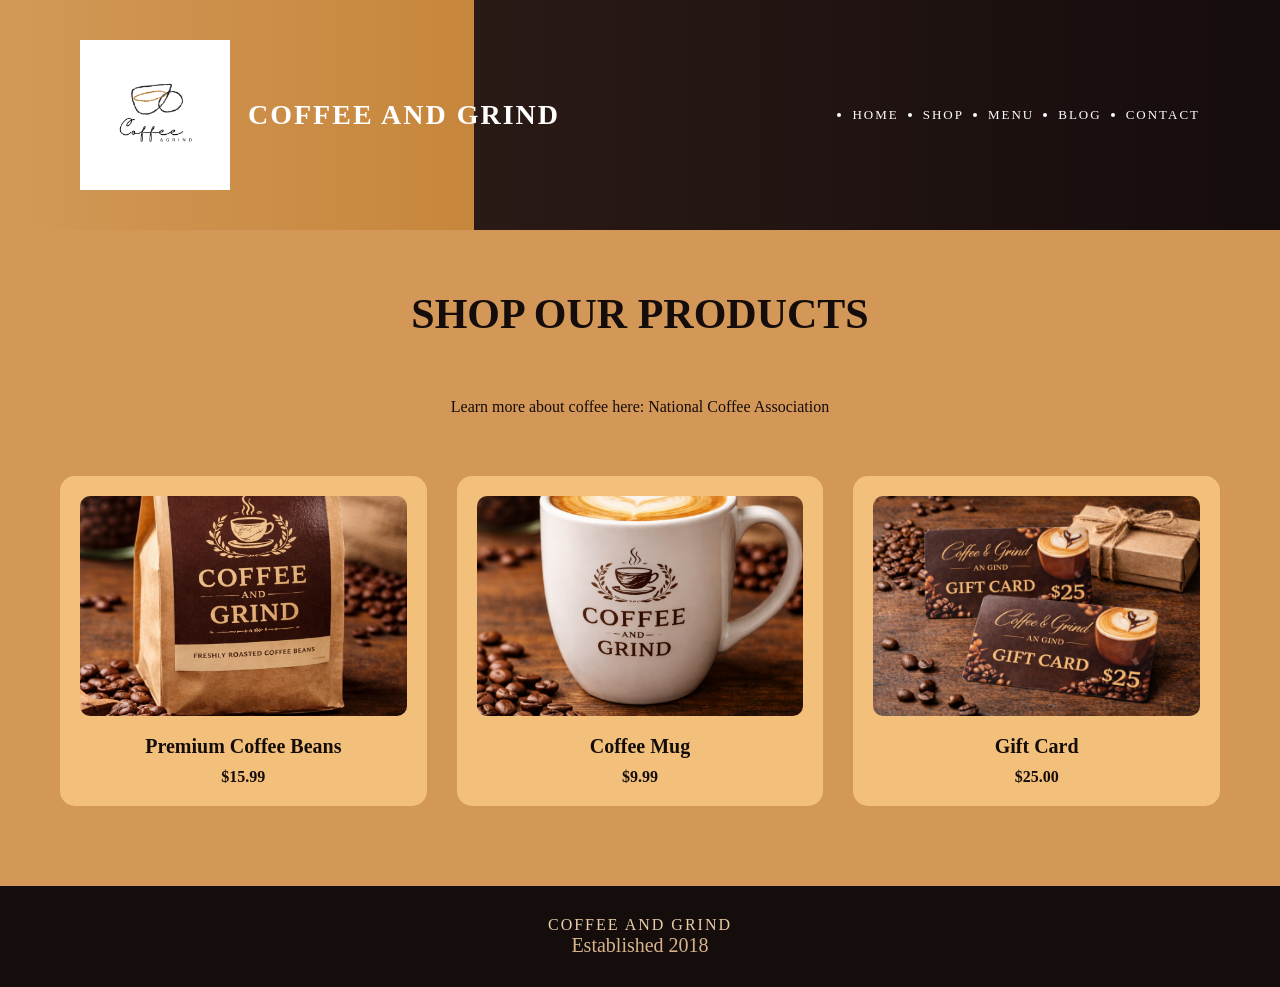
<file: Coffee and Grind Shop.html>
<!DOCTYPE html>
<html lang="en">
<head>
<meta charset="UTF-8">
<meta name="viewport" content="width=device-width, initial-scale=1.0">

<title>Coffee and Grind | Shop</title>

<style>

* {
  margin: 0;
  padding: 0;
  box-sizing: border-box;
}

body {
  font-family: "Times New Roman", serif;
  background-color: #D39858;
  color: #150c0c;
}

a {
  text-decoration: none;
  color: inherit;
}

.hero-section {
  background: linear-gradient(
    90deg,
    #D39858 0%,
    #C6863B 37%,
    #2a1a16 37%,
    #150c0c 100%
  );
  padding: 40px 80px;
}

.navbar {
  max-width: 1300px;
  margin: 0 auto;
  display: flex;
  justify-content: space-between;
  align-items: center;
}

.brand {
  display: flex;
  align-items: center;
  gap: 18px;
}

.brand img {
  width: 150px;
}

.brand-text h1 {
  font-size: 28px;
  letter-spacing: 2px;
  color: white;
}

.nav-links {
  display: flex;
  gap: 24px;
  font-size: 13px;
  letter-spacing: 2px;
  text-transform: uppercase;
  color: white;
}

.shop-title {
  text-align: center;
  padding: 60px 20px;
  font-size: 42px;
}

.product-section {
  padding: 40px 60px 80px;
}

.product-grid {
  display: grid;
  grid-template-columns: repeat(3, 1fr);
  gap: 30px;
}

.product-card {
  background: #f2c07b;
  border-radius: 15px;
  padding: 20px;
  text-align: center;
}

.product-card img {
  width: 100%;
  height: 220px;
  object-fit: cover;
  border-radius: 10px;
}

.product-card h3 {
  margin-top: 15px;
  font-size: 20px;
}

.price {
  margin-top: 10px;
  font-weight: bold;
}

.footer {
  background: #150c0c;
  color: #eaceaa;
  text-align: center;
  padding: 30px;
}

.footer-text {
  font-size: 16px;
  letter-spacing: 2px;
}

.footer-established {
  font-family: cursive;
  font-size: 20px;
  color: #d8b48c;
}

</style>

</head>

<body>

<!-- NAVBAR -->

<div class="hero-section">

<div class="navbar">

<div class="brand">

<img src="logo.png">

<div class="brand-text">
<h1>COFFEE AND GRIND</h1>
</div>

</div>

<ul class="nav-links">
            <li><a href="index.html">Home</a></li>
            <li><a href="shop.html">Shop</a></li>
            <li><a href="menu.html">Menu</a></li>
            <li><a href="blog.html">Blog</a></li>
            <li><a href="contact.html">Contact</a></li>
        </ul>

</div>

</div>

</div>

<!-- TITLE -->

<h2 class="shop-title">
SHOP OUR PRODUCTS
</h2>

<p style="text-align:center; margin-bottom:20px;">
Learn more about coffee here:
<a href="https://www.ncausa.org/About-Coffee" target="_blank">
National Coffee Association
</a>
</p>

<!-- PRODUCTS -->

<div class="product-section">

<div class="product-grid">

<!-- COFFEE BEANS -->

<div class="product-card">

<img src="coffee-beans.jpg">

<h3>Premium Coffee Beans</h3>

<div class="price">
$15.99
</div>

</div>

<!-- MUG -->

<div class="product-card">

<img src="coffee-mug.jpg">

<h3>Coffee Mug</h3>

<div class="price">
$9.99
</div>

</div>

<!-- GIFT CARD -->

<div class="product-card">

<img src="gift-card.jpg">

<h3>Gift Card</h3>

<div class="price">
$25.00
</div>

</div>

</div>

</div>

<!-- FOOTER -->

<div class="footer">

<div class="footer-text">
COFFEE AND GRIND
</div>

<div class="footer-established">
Established 2018
</div>

</div>

</body>
</html>
</file>
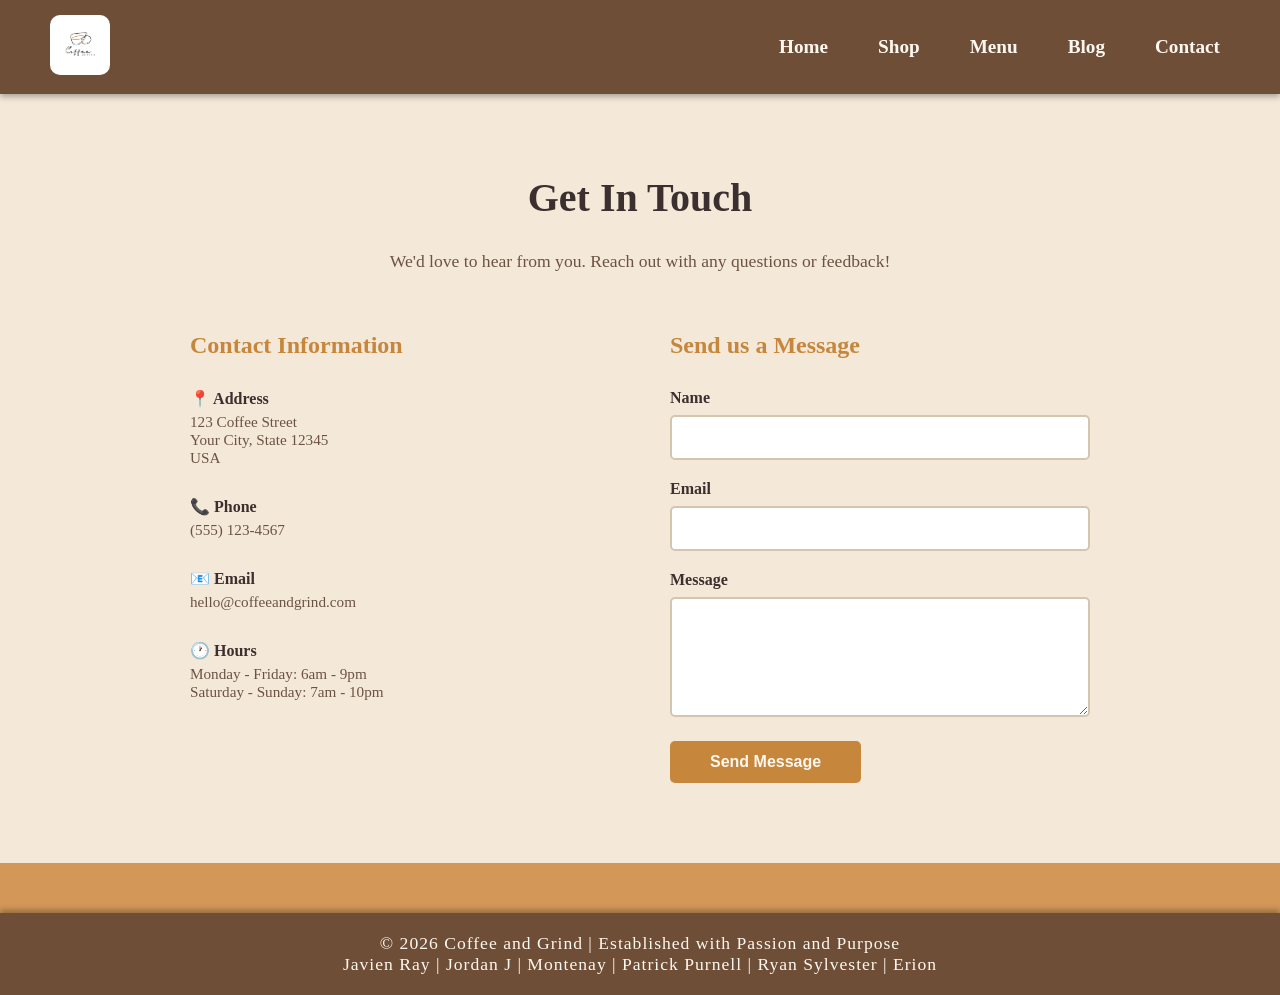
<file: contact.html>
<!DOCTYPE html>
<html lang="en">
<head>
    <meta charset="UTF-8">
    <meta name="viewport" content="width=device-width, initial-scale=1.0">
    <title>Coffee and Grind | Contact</title>
    <link rel="stylesheet" type="text/css" href="style-1.css">
    <style>
        .contact-section {
            padding: 80px 60px;
            background-color: #f4e8d9;
        }
        
        .contact-section h1 {
            font-size: 2.5em;
            color: #3b2f2f;
            margin-bottom: 30px;
            text-align: center;
        }
        
        .contact-content {
            max-width: 900px;
            margin: 0 auto;
            display: grid;
            grid-template-columns: 1fr 1fr;
            gap: 60px;
            margin-top: 60px;
        }
        
        .contact-info h2 {
            font-size: 1.5em;
            color: #C6863B;
            margin-bottom: 30px;
        }
        
        .info-item {
            margin-bottom: 30px;
        }
        
        .info-label {
            font-weight: bold;
            color: #3b2f2f;
            margin-bottom: 5px;
        }
        
        .info-text {
            color: #6b5344;
            font-size: 0.95em;
        }
        
        .contact-form h2 {
            font-size: 1.5em;
            color: #C6863B;
            margin-bottom: 30px;
        }
        
        .form-group {
            margin-bottom: 20px;
        }
        
        .form-group label {
            display: block;
            margin-bottom: 8px;
            color: #3b2f2f;
            font-weight: bold;
        }
        
        .form-group input,
        .form-group textarea {
            width: 100%;
            padding: 12px;
            border: 2px solid #d4c5b0;
            border-radius: 5px;
            font-family: Arial, sans-serif;
            font-size: 0.95em;
            transition: border-color 0.3s;
        }
        
        .form-group input:focus,
        .form-group textarea:focus {
            outline: none;
            border-color: #C6863B;
        }
        
        .form-group textarea {
            resize: vertical;
            min-height: 120px;
        }
        
        .submit-btn {
            background-color: #C6863B;
            color: #fff8f0;
            padding: 12px 40px;
            border: none;
            border-radius: 5px;
            font-size: 1em;
            font-weight: bold;
            cursor: pointer;
            transition: all 0.3s ease;
        }
        
        .submit-btn:hover {
            background-color: #D39858;
            transform: translateY(-2px);
        }
        
        @media(max-width: 1000px) {
            .contact-content {
                grid-template-columns: 1fr;
                gap: 40px;
            }
        }
        
        @media(max-width: 650px) {
            .contact-section {
                padding: 40px 20px;
            }
            .contact-section h1 {
                font-size: 1.8em;
            }
        }
    </style>
</head>
<body>
    <!-- Header -->
    <header>
        <nav>
            <div class="logo">
                <img src="logo.png" alt="Coffee and Grind Logo">
            </div>
            <ul class="nav-links">
                <li><a href="index.html">Home</a></li>
                <li><a href="shop.html">Shop</a></li>
                <li><a href="menu.html">Menu</a></li>
                <li><a href="blog.html">Blog</a></li>
                <li><a href="contact.html">Contact</a></li>
            </ul>
        </nav>
    </header>

    <!-- Contact Section -->
    <section class="contact-section">
        <h1>Get In Touch</h1>
        <p style="text-align: center; font-size: 1.1em; color: #6b5344; margin-bottom: 40px;">We'd love to hear from you. Reach out with any questions or feedback!</p>
        
        <div class="contact-content">
            <!-- Contact Information -->
            <div class="contact-info">
                <h2>Contact Information</h2>
                
                <div class="info-item">
                    <div class="info-label">📍 Address</div>
                    <div class="info-text">123 Coffee Street<br>Your City, State 12345<br>USA</div>
                </div>
                
                <div class="info-item">
                    <div class="info-label">📞 Phone</div>
                    <div class="info-text">(555) 123-4567</div>
                </div>
                
                <div class="info-item">
                    <div class="info-label">📧 Email</div>
                    <div class="info-text">hello@coffeeandgrind.com</div>
                </div>
                
                <div class="info-item">
                    <div class="info-label">🕐 Hours</div>
                    <div class="info-text">Monday - Friday: 6am - 9pm<br>Saturday - Sunday: 7am - 10pm</div>
                </div>
            </div>
            
            <!-- Contact Form -->
            <div class="contact-form">
                <h2>Send us a Message</h2>
                <form>
                    <div class="form-group">
                        <label for="name">Name</label>
                        <input type="text" id="name" name="name" required>
                    </div>
                    
                    <div class="form-group">
                        <label for="email">Email</label>
                        <input type="email" id="email" name="email" required>
                    </div>
                    
                    <div class="form-group">
                        <label for="message">Message</label>
                        <textarea id="message" name="message" required></textarea>
                    </div>
                    
                    <button type="submit" class="submit-btn">Send Message</button>
                </form>
            </div>
        </div>
    </section>

    <!-- Footer -->
    <footer>
        <p>&copy; 2026 Coffee and Grind | Established with Passion and Purpose</p>
        <p>Javien Ray | Jordan J | Montenay | Patrick Purnell | Ryan Sylvester | Erion</p>
    </footer>

</body>
</html>
</file>
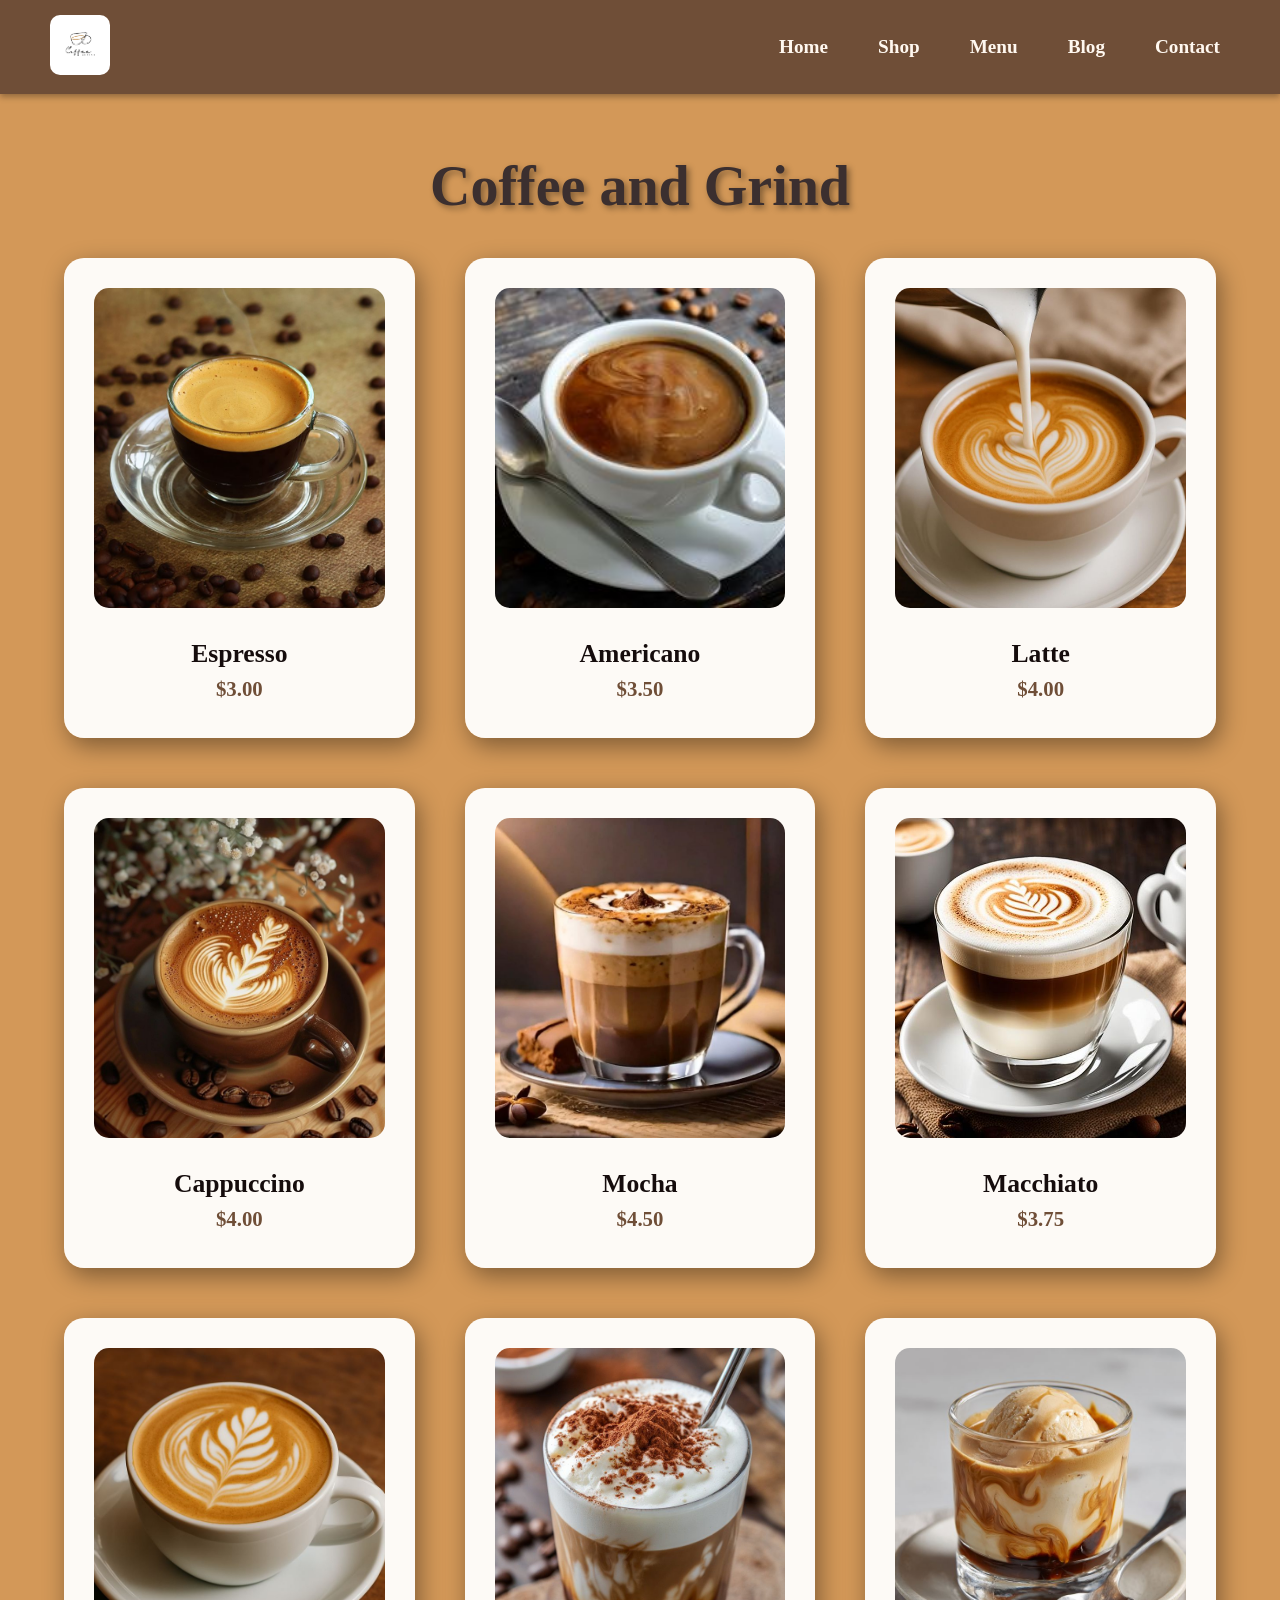
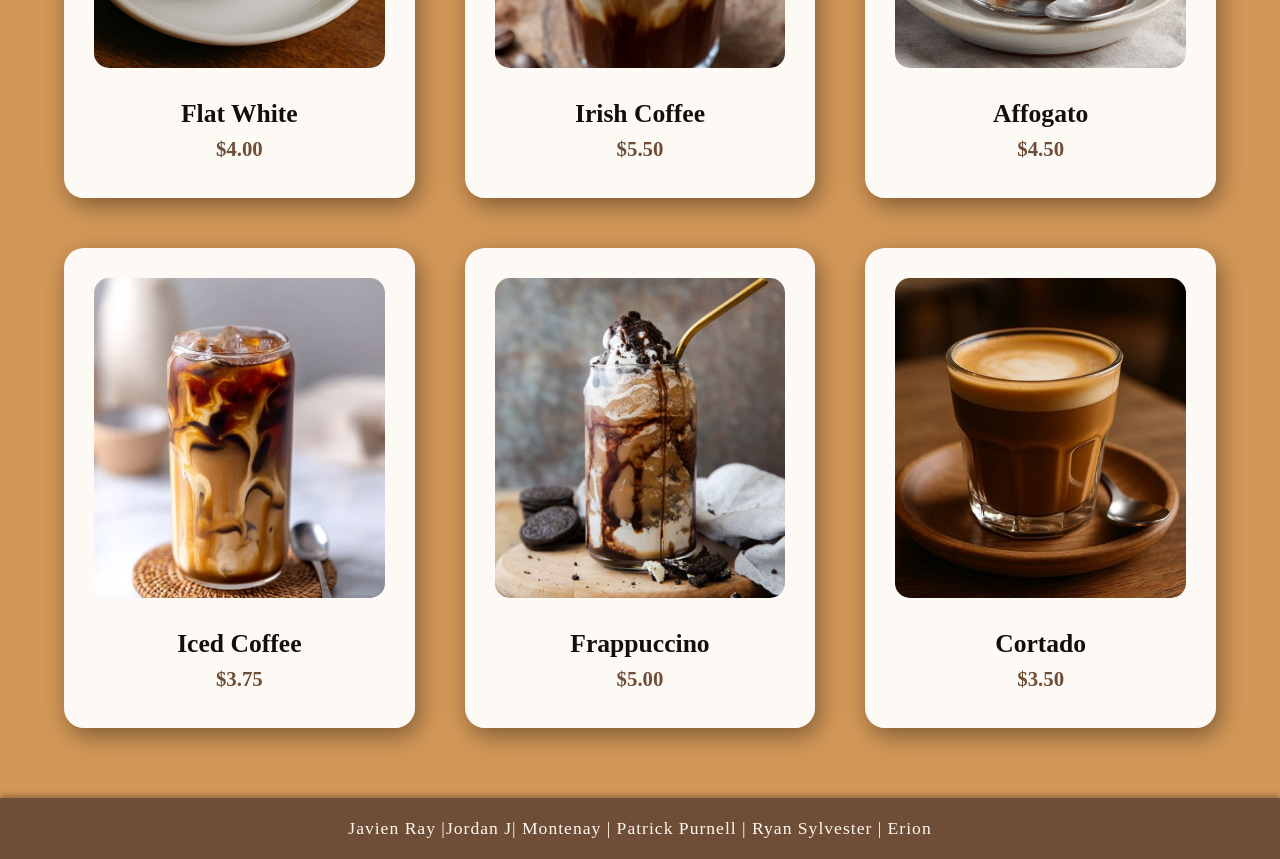
<file: menu.html>
<!DOCTYPE html>
<html lang="en">
<head>
  <meta charset="UTF-8">
  <meta name="viewport" content="width=device-width, initial-scale=1.0">
  <title>Coffee and Grind</title>
<link rel="stylesheet" href="style-1.css">  
</head>

<body>

   <!-- Header -->
    <header>
        <nav>
            <div class="logo">
                <img src="logo.png" alt="Coffee and Grind Logo">
            </div>
            <ul class="nav-links">
                <li><a href="index.html">Home</a></li>
                <li><a href="shop.html">Shop</a></li>
                <li><a href="menu.html">Menu</a></li>
                <li><a href="blog.html">Blog</a></li>
                <li><a href="contact.html">Contact</a></li>
            </ul>
        </nav>
    </header>

  <!-- Title -->
  <section class="title-section">
    <h1>Coffee and Grind</h1>
  </section>

  <!-- Coffee Grid -->
  <section class="coffee-menu">
    <div class="coffee-grid">

      <div class="coffee-card">
        <img src="espresso.jpg" alt="Espresso">
        <h3>Espresso</h3>
        <p>$3.00</p>
      </div>

      <div class="coffee-card">
        <img src="americano.jpg" alt="Americano">
        <h3>Americano</h3>
        <p>$3.50</p>
      </div>

      <div class="coffee-card">
        <img src="latte.jpg" alt="Latte">
        <h3>Latte</h3>
        <p>$4.00</p>
      </div>

      <div class="coffee-card">
        <img src="cappuccino.jpg" alt="Cappuccino">
        <h3>Cappuccino</h3>
        <p>$4.00</p>
      </div>

      <div class="coffee-card">
        <img src="mocha.jpg" alt="Mocha">
        <h3>Mocha</h3>
        <p>$4.50</p>
      </div>

      <div class="coffee-card">
        <img src="macchiato.jpg" alt="Macchiato">
        <h3>Macchiato</h3>
        <p>$3.75</p>
      </div>

      <div class="coffee-card">
        <img src="flat-white.jpg" alt="Flat White">
        <h3>Flat White</h3>
        <p>$4.00</p>
      </div>

      <div class="coffee-card">
        <img src="irish-coffee.jpg" alt="Irish Coffee">
        <h3>Irish Coffee</h3>
        <p>$5.50</p>
      </div>

      <div class="coffee-card">
        <img src="affogato.jpg" alt="Affogato">
        <h3>Affogato</h3>
        <p>$4.50</p>
      </div>

      <div class="coffee-card">
        <img src="iced-coffee.jpg" alt="Iced Coffee">
        <h3>Iced Coffee</h3>
        <p>$3.75</p>
      </div>

      <div class="coffee-card">
        <img src="frappuccino.jpg" alt="Frappuccino">
        <h3>Frappuccino</h3>
        <p>$5.00</p>
      </div>

      <div class="coffee-card">
        <img src="cortado.jpg" alt="Cortado">
        <h3>Cortado</h3>
        <p>$3.50</p>
      </div>

    </div>
  </section>

  <!-- Footer -->
  <footer>
   Javien Ray |Jordan  J| Montenay | Patrick Purnell | Ryan Sylvester | Erion
  </footer>

</body>
</html>
</file>
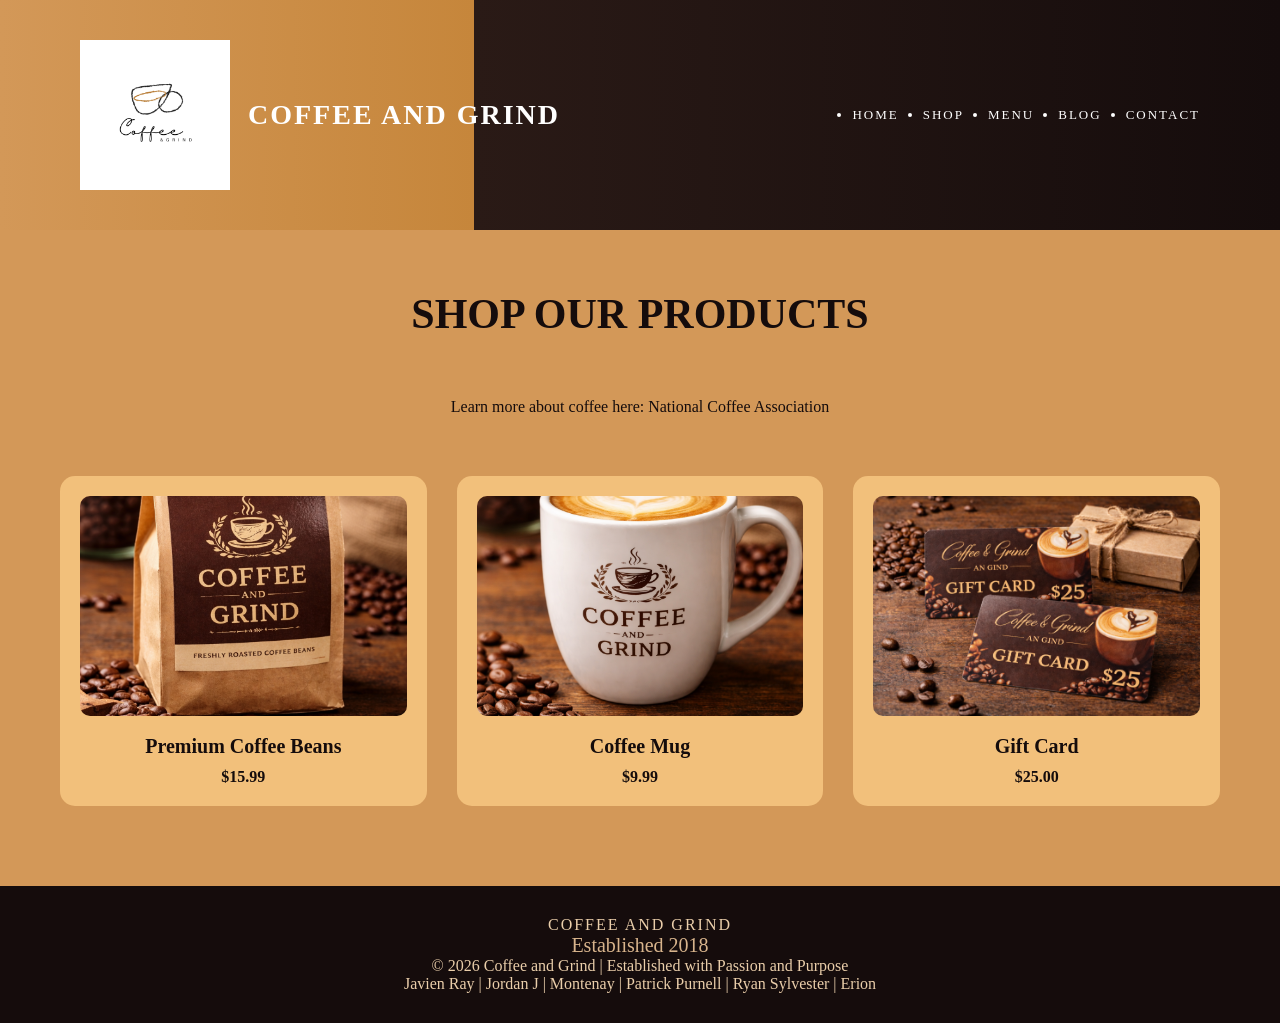
<file: shop.html>
<!DOCTYPE html>
<html lang="en">
<head>
<meta charset="UTF-8">
<meta name="viewport" content="width=device-width, initial-scale=1.0">

<title>Coffee and Grind | Shop</title>

<style>

* {
  margin: 0;
  padding: 0;
  box-sizing: border-box;
}

body {
  font-family: "Times New Roman", serif;
  background-color: #D39858;
  color: #150c0c;
}

a {
  text-decoration: none;
  color: inherit;
}

.hero-section {
  background: linear-gradient(
    90deg,
    #D39858 0%,
    #C6863B 37%,
    #2a1a16 37%,
    #150c0c 100%
  );
  padding: 40px 80px;
}

.navbar {
  max-width: 1300px;
  margin: 0 auto;
  display: flex;
  justify-content: space-between;
  align-items: center;
}

.brand {
  display: flex;
  align-items: center;
  gap: 18px;
}

.brand img {
  width: 150px;
}

.brand-text h1 {
  font-size: 28px;
  letter-spacing: 2px;
  color: white;
}

.nav-links {
  display: flex;
  gap: 24px;
  font-size: 13px;
  letter-spacing: 2px;
  text-transform: uppercase;
  color: white;
}

.shop-title {
  text-align: center;
  padding: 60px 20px;
  font-size: 42px;
}

.product-section {
  padding: 40px 60px 80px;
}

.product-grid {
  display: grid;
  grid-template-columns: repeat(3, 1fr);
  gap: 30px;
}

.product-card {
  background: #f2c07b;
  border-radius: 15px;
  padding: 20px;
  text-align: center;
}

.product-card img {
  width: 100%;
  height: 220px;
  object-fit: cover;
  border-radius: 10px;
}

.product-card h3 {
  margin-top: 15px;
  font-size: 20px;
}

.price {
  margin-top: 10px;
  font-weight: bold;
}

.footer {
  background: #150c0c;
  color: #eaceaa;
  text-align: center;
  padding: 30px;
}

.footer-text {
  font-size: 16px;
  letter-spacing: 2px;
}

.footer-established {
  font-family: cursive;
  font-size: 20px;
  color: #d8b48c;
}

</style>

</head>

<body>

<!-- NAVBAR -->

<div class="hero-section">

<div class="navbar">

<div class="brand">

<img src="logo.png">

<div class="brand-text">
<h1>COFFEE AND GRIND</h1>
</div>

</div>

<div class="nav-links">

  <ul class="nav-links">
            <li><a href="index.html">Home</a></li>
            <li><a href="shop.html">Shop</a></li>
            <li><a href="menu.html">Menu</a></li>
            <li><a href="blog.html">Blog</a></li>
            <li><a href="contact.html">Contact</a></li>
        </ul>

</div>
</div>
  
</div>

<!-- TITLE -->

<h2 class="shop-title">
SHOP OUR PRODUCTS
</h2>

<p style="text-align:center; margin-bottom:20px;">
Learn more about coffee here:
<a href="https://www.ncausa.org/About-Coffee" target="_blank">
National Coffee Association
</a>
</p>

<!-- PRODUCTS -->

<div class="product-section">

<div class="product-grid">

<!-- COFFEE BEANS -->

<div class="product-card">

<img src="coffee-beans.jpg">

<h3>Premium Coffee Beans</h3>

<div class="price">
$15.99
</div>

</div>

<!-- MUG -->

<div class="product-card">

<img src="coffee-mug.jpg">

<h3>Coffee Mug</h3>

<div class="price">
$9.99
</div>

</div>

<!-- GIFT CARD -->

<div class="product-card">

<img src="gift-card.jpg">

<h3>Gift Card</h3>

<div class="price">
$25.00
</div>

</div>

</div>

</div>

<!-- FOOTER -->

<div class="footer">

<div class="footer-text">
COFFEE AND GRIND
</div>

<div class="footer-established">
Established 2018
</div>



    <!-- Footer -->
    <footer>
        <p>&copy; 2026 Coffee and Grind | Established with Passion and Purpose</p>
        <p>Javien Ray | Jordan J | Montenay | Patrick Purnell | Ryan Sylvester | Erion</p>
    </footer>

</body>
</html>
  </footer>

</body>
</html>
  </footer>

</body>
</html>
</file>
<file: style-1.css>
/* Reset */
    * { margin:0; padding:0; box-sizing:border-box; }

    /* Body */
      body {
      font-family: "Times New Roman", serif;
      background-color: #D39858;
      color: #150c0c;
    }

    a { text-decoration: none; color: inherit; }

    .hero-section {
      background: linear-gradient(90deg, #D39858 0%, #C6863B 37%, #2a1a16 37%, #150c0c 100%);
      min-height: 850px;
      padding: 40px 80px 90px;
    }
    /* Header & Navigation */
    header { background-color: #6f4e37; box-shadow: 0 3px 6px rgba(0,0,0,0.3); position: sticky; top: 0; z-index: 999;}
    nav {
      display: flex;
      justify-content: space-between;
      align-items: center;
      padding: 15px 50px;
    }
    .nav-links {
      display: flex;
      list-style: none;
      gap: 30px;
      align-items: center;
    }
    .nav-links li a {
      text-decoration: none;
      color: #fff8f0;
      font-weight: bold;
      font-size: 1.2em;
      padding: 5px 10px;
      transition: all 0.3s ease;
      border-radius: 5px;
    }
    .nav-links li a:hover {
      color: #e0c097;
      background-color: rgba(255,255,255,0.15);
    }
    .cart-link {
      position: relative;
      display: inline-flex;
      align-items: center;
      gap: 5px;
    }
    .cart-count {
      background-color: #e74c3c;
      color: white;
      border-radius: 50%;
      width: 24px;
      height: 24px;
      display: flex;
      align-items: center;
      justify-content: center;
      font-size: 0.8em;
      font-weight: bold;
    }
    .logo img { height: 60px; width: 60px; border-radius: 10px; }

    /* Title Section */
    .title-section { text-align:center; margin:60px 0 40px 0; }
    .title-section h1 {
      font-size: 3.5em;
      color: #3b2f2f;
      text-shadow: 3px 3px 6px rgba(0,0,0,0.4);
    }

    /* Coffee Grid */
    .coffee-menu { display:flex; justify-content:center; margin-bottom:70px; }
    .coffee-grid {
      display:grid;
      grid-template-columns: repeat(4, 1fr);
      gap:50px;
      width: 90%;
    }
    .coffee-card {
      background-color: rgba(255,255,255,0.95);
      padding:30px;
      border-radius:20px;
      text-align:center;
      box-shadow: 4px 8px 25px rgba(0,0,0,0.4);
      transition: transform 0.3s, box-shadow 0.3s, background 0.3s;
      cursor: pointer;
      min-height: 480px;
    }
    .coffee-card:hover {
      transform: translateY(-15px) scale(1.06);
      box-shadow: 6px 12px 40px rgba(0,0,0,0.5);
      background-color: #fff;
    }
    .coffee-card img {
      width:100%;
      height:320px;
      object-fit:cover;
      border-radius:15px;
      margin-bottom:15px;
    }
    .coffee-card h3 { margin:12px 0 8px 0; font-size:1.6em; }
    .coffee-card p { font-weight:bold; color:#6f4e37; font-size:1.3em; }

    /* Shopping Cart Page */
    .cart-container {
      max-width: 1000px;
      margin: 40px auto;
      padding: 20px;
      background-color: #fff8f0;
      border-radius: 10px;
      box-shadow: 0 5px 15px rgba(0,0,0,0.2);
    }

    .cart-container h1 {
      text-align: center;
      color: #3b2f2f;
      margin-bottom: 30px;
    }

    .empty-message {
      text-align: center;
      padding: 60px 20px;
      color: #6f4e37;
      font-size: 1.2em;
    }

    .empty-message a {
      color: #C6863B;
      font-weight: bold;
    }

    .cart-content {
      display: none;
    }

    .cart-table {
      width: 100%;
      border-collapse: collapse;
      margin-bottom: 30px;
      background-color: white;
    }

    .cart-table th,
    .cart-table td {
      padding: 15px;
      text-align: left;
      border-bottom: 1px solid #ddd;
    }

    .cart-table th {
      background-color: #C6863B;
      color: white;
      font-weight: bold;
    }

    .cart-table tr:hover {
      background-color: #f5f5f5;
    }

    .cart-table input[type="number"] {
      width: 60px;
      padding: 5px;
      border: 1px solid #ddd;
      border-radius: 4px;
    }

    .cart-table button {
      background-color: #e74c3c;
      color: white;
      border: none;
      padding: 8px 15px;
      border-radius: 4px;
      cursor: pointer;
      font-weight: bold;
      transition: background-color 0.3s;
    }

    .cart-table button:hover {
      background-color: #c0392b;
    }

    .cart-summary {
      background-color: #f9f9f9;
      padding: 20px;
      border-radius: 8px;
      max-width: 400px;
      margin-left: auto;
    }

    .summary-row {
      display: flex;
      justify-content: space-between;
      padding: 10px 0;
      font-size: 1.1em;
      border-bottom: 1px solid #ddd;
    }

    .summary-row.total {
      font-size: 1.3em;
      font-weight: bold;
      color: #C6863B;
      border-bottom: none;
      padding-top: 10px;
    }

    .checkout-btn {
      width: 100%;
      padding: 15px;
      margin-top: 20px;
      background-color: #27ae60;
      color: white;
      border: none;
      border-radius: 5px;
      font-size: 1.1em;
      font-weight: bold;
      cursor: pointer;
      transition: background-color 0.3s;
    }

    .checkout-btn:hover {
      background-color: #229954;
    }

    /* Product Container & Cards */
    .product-container {
      display: grid;
      grid-template-columns: repeat(auto-fit, minmax(250px, 1fr));
      gap: 20px;
      padding: 40px;
      max-width: 1400px;
      margin: 0 auto;
    }

    .product {
      background-color: #f2c07b;
      padding: 20px;
      border-radius: 10px;
      text-align: center;
      box-shadow: 0 4px 10px rgba(0,0,0,0.2);
      transition: transform 0.3s;
    }

    .product:hover {
      transform: translateY(-5px);
    }

    .product img {
      width: 100%;
      height: 200px;
      object-fit: cover;
      border-radius: 8px;
      margin-bottom: 15px;
    }

    .product h2 {
      margin: 10px 0;
      color: #3b2f2f;
    }

    .product p {
      color: #6f4e37;
      font-weight: bold;
      margin: 10px 0;
    }

    .add-to-cart {
      background-color: #C6863B;
      color: white;
      border: none;
      padding: 10px 20px;
      border-radius: 5px;
      cursor: pointer;
      font-weight: bold;
      transition: background-color 0.3s;
      width: 100%;
      margin-top: 10px;
    }

    .add-to-cart:hover {
      background-color: #B5751F;
    }

    /* Footer */
    footer {
      background-color: #6f4e37;
      color: #fff8f0;
      text-align:center;
      padding:20px 0;
      font-size:1.1em;
      letter-spacing: 1px;
      box-shadow: 0 -3px 6px rgba(0,0,0,0.3);
      margin-top: 50px;
    }

    /* Responsive */
    @media(max-width:1400px){ .coffee-grid{ grid-template-columns: repeat(3, 1fr); } }
    @media(max-width:1000px){ .coffee-grid{ grid-template-columns: repeat(2, 1fr); } .cart-summary { max-width: 100%; } }
    @media(max-width:650px){ 
      .coffee-grid{ grid-template-columns: 1fr; } 
      .nav-links { gap: 15px; font-size: 0.9em; }
      .cart-table th, .cart-table td { padding: 10px; font-size: 0.9em; }
      .product-container { grid-template-columns: 1fr; }
    }
</file>
